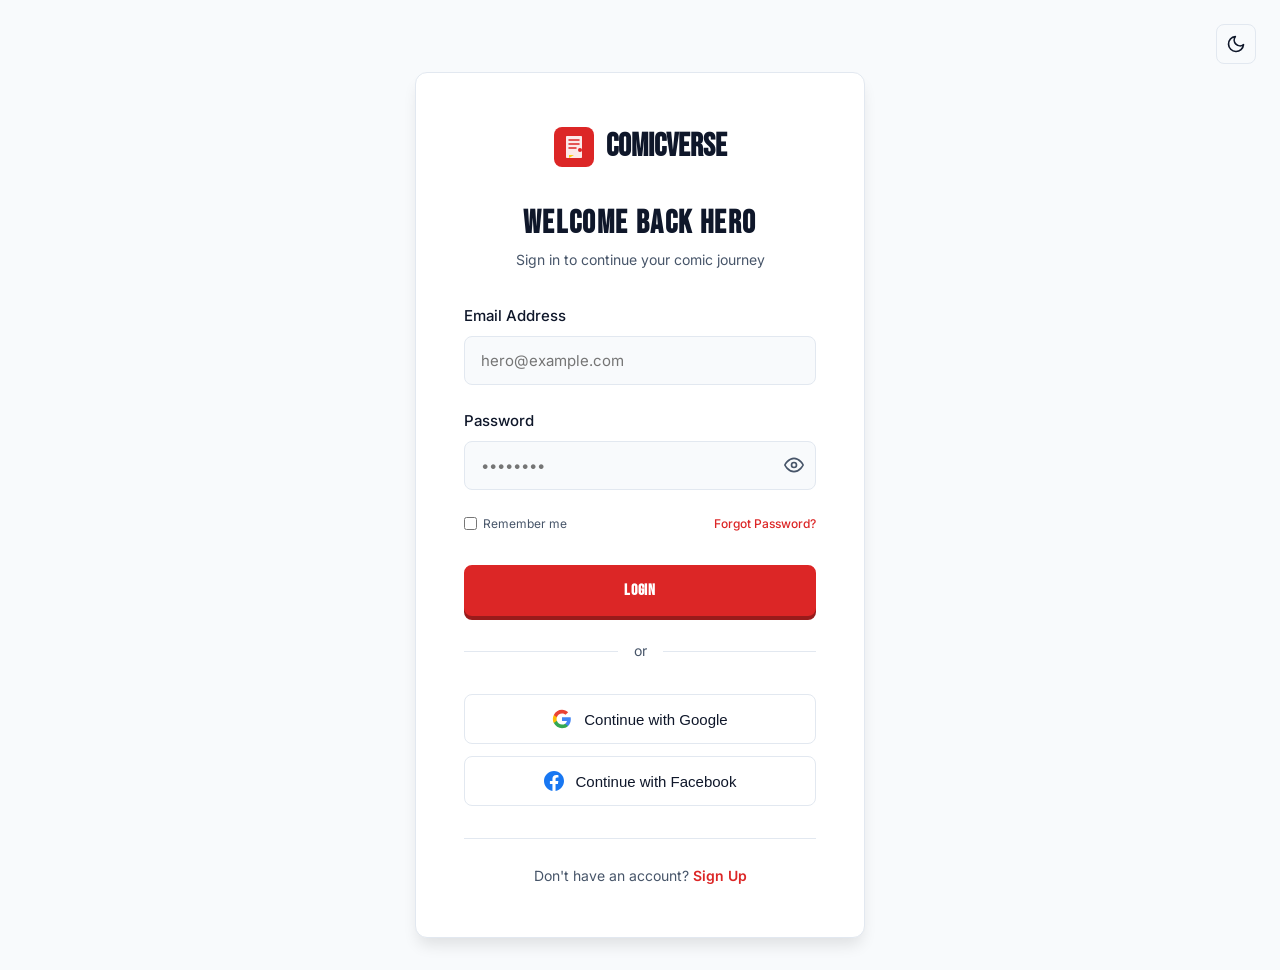
<file: login.html>
<!DOCTYPE html>
<html lang="en">

<head>
    <meta charset="UTF-8">
    <meta name="viewport" content="width=device-width, initial-scale=1.0">
    <title>Login - ComicVerse</title>
    <link rel="icon" type="image/svg+xml" href="assets/images/favicon.svg">
    <link href="https://fonts.googleapis.com/css2?family=Bebas+Neue&family=Inter:wght@400;500;600;700&display=swap"
        rel="stylesheet">
    <link rel="stylesheet" href="assets/css/style.css">
    <link rel="stylesheet" href="assets/css/dark.css">
</head>

<body>
    <div class="auth-wrapper">
        <!-- Top Right Theme Toggle -->
        <div class="auth-top-actions">
            <button id="theme-toggle" class="btn-icon" aria-label="Toggle Dark Mode">
                <span id="theme-icon">
                    <svg xmlns="http://www.w3.org/2000/svg" width="20" height="20" viewBox="0 0 24 24" fill="none"
                        stroke="currentColor" stroke-width="2" stroke-linecap="round" stroke-linejoin="round">
                        <path d="M21 12.79A9 9 0 1 1 11.21 3 7 7 0 0 0 21 12.79z"></path>
                    </svg>
                </span>
            </button>
        </div>

        <div class="auth-card">
            <!-- Logo -->
            <div style="text-align: center; margin-bottom: 2rem;">
                <a href="index.html" class="logo"
                    style="text-decoration: none; display: inline-flex; align-items: center; gap: 0.75rem; justify-content: center;">
                    <svg width="40" height="40" viewBox="0 0 40 40" fill="none" xmlns="http://www.w3.org/2000/svg"
                        style="flex-shrink: 0;">
                        <rect width="40" height="40" rx="8" fill="var(--color-primary)" />
                        <path
                            d="M12 10C12 9.44772 12.4477 9 13 9H27C27.5523 9 28 9.44772 28 10V30C28 30.5523 27.5523 31 27 31H13C12.4477 31 12 30.5523 12 30V10Z"
                            fill="white" opacity="0.9" />
                        <path d="M15 13H25M15 17H25M15 21H22" stroke="var(--color-primary)" stroke-width="1.5"
                            stroke-linecap="round" />
                        <circle cx="26" cy="23" r="2" fill="var(--color-primary)" />
                        <path d="M20 28L15 31V28H20Z" fill="var(--color-accent)" />
                    </svg>
                    <span>COMIC<span>VERSE</span></span>
                </a>
            </div>

            <!-- Heading -->
            <h2
                style="text-align: center; margin-bottom: 0.5rem; font-size: 2rem; font-weight: 700; color: var(--color-text-primary);">
                Welcome Back Hero</h2>
            <p
                style="text-align: center; margin-bottom: 2rem; color: var(--color-text-secondary); font-size: 0.875rem;">
                Sign in to continue your comic journey</p>

            <!-- Login Form -->
            <form>
                <div style="margin-bottom: 1.5rem;">
                    <label
                        style="display: block; margin-bottom: 0.5rem; font-weight: 500; color: var(--color-text-primary); font-size: 0.9375rem;">Email
                        Address</label>
                    <input type="email" class="form-control" placeholder="hero@example.com"
                        style="width: 100%; padding: 0.875rem 1rem; border: 1px solid var(--color-border); border-radius: var(--radius-sm); font-size: 0.9375rem; transition: border-color 0.2s;">
                </div>
                <div style="margin-bottom: 1.5rem;">
                    <label
                        style="display: block; margin-bottom: 0.5rem; font-weight: 500; color: var(--color-text-primary); font-size: 0.9375rem;">Password</label>
                    <div style="position: relative;">
                        <input type="password" class="form-control" placeholder="••••••••"
                            style="width: 100%; padding: 0.875rem 2.5rem 0.875rem 1rem; border: 1px solid var(--color-border); border-radius: var(--radius-sm); font-size: 0.9375rem; transition: border-color 0.2s;">
                        <button type="button" class="password-toggle"
                            style="position: absolute; right: 12px; top: 50%; transform: translateY(-50%); background: none; border: none; cursor: pointer; color: var(--color-text-secondary); display: flex; align-items: center; padding: 0;"
                            aria-label="Toggle Password Visibility">
                            <svg class="eye-icon" xmlns="http://www.w3.org/2000/svg" width="20" height="20"
                                viewBox="0 0 24 24" fill="none" stroke="currentColor" stroke-width="2"
                                stroke-linecap="round" stroke-linejoin="round">
                                <path d="M1 12s4-8 11-8 11 8 11 8-4 8-11 8-11-8-11-8z"></path>
                                <circle cx="12" cy="12" r="3"></circle>
                            </svg>
                            <svg class="eye-off-icon" xmlns="http://www.w3.org/2000/svg" width="20" height="20"
                                viewBox="0 0 24 24" fill="none" stroke="currentColor" stroke-width="2"
                                stroke-linecap="round" stroke-linejoin="round" style="display: none;">
                                <path
                                    d="M17.94 17.94A10.07 10.07 0 0 1 12 20c-7 0-11-8-11-8a18.45 18.45 0 0 1 5.06-5.94M9.9 4.24A9.12 9.12 0 0 1 12 4c7 0 11 8 11 8a18.5 18.5 0 0 1-2.16 3.19m-6.72-1.07a3 3 0 1 1-4.24-4.24">
                                </path>
                                <line x1="1" y1="1" x2="23" y2="23"></line>
                            </svg>
                        </button>
                    </div>
                </div>
                <div
                    style="display: flex; justify-content: space-between; align-items: center; margin-bottom: 2rem; font-size: 0.75rem; gap: 0.25rem;">
                    <label
                        style="display: flex; align-items: center; gap: 0.35rem; cursor: pointer; color: var(--color-text-secondary); white-space: nowrap;">
                        <input type="checkbox" style="cursor: pointer;"> Remember me
                    </label>
                    <a href="#" class="text-primary"
                        style="font-weight: 500; text-decoration: none; white-space: nowrap;">Forgot Password?</a>
                </div>
                <button type="submit" class="btn btn-primary"
                    style="width: 100%; padding: 0.875rem 1.5rem; font-size: 1rem; font-weight: 600; margin-bottom: 1.5rem;">Login</button>
            </form>

            <!-- Divider -->
            <div style="display: flex; align-items: center; margin-bottom: 2rem;">
                <div style="flex: 1; height: 1px; background: var(--color-border);"></div>
                <span style="padding: 0 1rem; color: var(--color-text-secondary); font-size: 0.875rem;">or</span>
                <div style="flex: 1; height: 1px; background: var(--color-border);"></div>
            </div>

            <!-- Social Login Buttons -->
            <div style="display: flex; flex-direction: column; gap: 0.75rem; margin-bottom: 2rem;">
                <button type="button" class="btn-social"
                    style="display: flex; align-items: center; justify-content: center; gap: 0.75rem; padding: 0.875rem 1.5rem; border: 1px solid var(--color-border); background: var(--color-surface); border-radius: var(--radius-sm); cursor: pointer; transition: all 0.2s ease; font-size: 0.9375rem; font-weight: 500; color: var(--color-text-primary);">
                    <svg width="20" height="20" viewBox="0 0 24 24" fill="none" xmlns="http://www.w3.org/2000/svg">
                        <path
                            d="M22.56 12.25c0-.78-.07-1.53-.2-2.25H12v4.26h5.92c-.26 1.37-1.04 2.53-2.21 3.31v2.77h3.57c2.08-1.92 3.28-4.74 3.28-8.09z"
                            fill="#4285F4" />
                        <path
                            d="M12 23c2.97 0 5.46-.98 7.28-2.66l-3.57-2.77c-.98.66-2.23 1.06-3.71 1.06-2.86 0-5.29-1.93-6.16-4.53H2.18v2.84C3.99 20.53 7.7 23 12 23z"
                            fill="#34A853" />
                        <path
                            d="M5.84 14.09c-.22-.66-.35-1.36-.35-2.09s.13-1.43.35-2.09V7.07H2.18C1.43 8.55 1 10.22 1 12s.43 3.45 1.18 4.93l2.85-2.22.81-.62z"
                            fill="#FBBC05" />
                        <path
                            d="M12 5.38c1.62 0 3.06.56 4.21 1.64l3.15-3.15C17.45 2.09 14.97 1 12 1 7.7 1 3.99 3.47 2.18 7.07l3.66 2.84c.87-2.6 3.3-4.53 6.16-4.53z"
                            fill="#EA4335" />
                    </svg>
                    Continue with Google
                </button>
                <button type="button" class="btn-social"
                    style="display: flex; align-items: center; justify-content: center; gap: 0.75rem; padding: 0.875rem 1.5rem; border: 1px solid var(--color-border); background: var(--color-surface); border-radius: var(--radius-sm); cursor: pointer; transition: all 0.2s ease; font-size: 0.9375rem; font-weight: 500; color: var(--color-text-primary);">
                    <svg width="20" height="20" viewBox="0 0 24 24" fill="none" xmlns="http://www.w3.org/2000/svg">
                        <path
                            d="M24 12.073c0-6.627-5.373-12-12-12s-12 5.373-12 12c0 5.99 4.388 10.954 10.125 11.854v-8.385H7.078v-3.47h3.047V9.43c0-3.007 1.792-4.669 4.533-4.669 1.312 0 2.686.235 2.686.235v2.953H15.83c-1.491 0-1.956.925-1.956 1.874v2.25h3.328l-.532 3.47h-2.796v8.385C19.612 23.027 24 18.062 24 12.073z"
                            fill="#1877F2" />
                    </svg>
                    Continue with Facebook
                </button>
            </div>

            <!-- Sign Up Link -->
            <div style="text-align: center; padding-top: 1.5rem; border-top: 1px solid var(--color-border);">
                <span style="color: var(--color-text-secondary); font-size: 0.875rem;">Don't have an account? </span>
                <a href="signup.html" class="text-primary"
                    style="font-weight: 600; text-decoration: none; font-size: 0.875rem;">Sign Up</a>
            </div>
        </div>
    </div>
    <script src="assets/js/theme-toggle.js"></script>
    <script src="assets/js/main.js"></script>
    <style>
        .btn-social:hover {
            background: var(--color-background) !important;
            border-color: var(--color-primary) !important;
            transform: translateY(-1px);
            box-shadow: var(--shadow-sm);
        }

        .form-control:focus {
            outline: none;
            border-color: var(--color-primary);
            box-shadow: 0 0 0 3px rgba(220, 38, 38, 0.1);
        }
    </style>
</body>

</html>
</file>
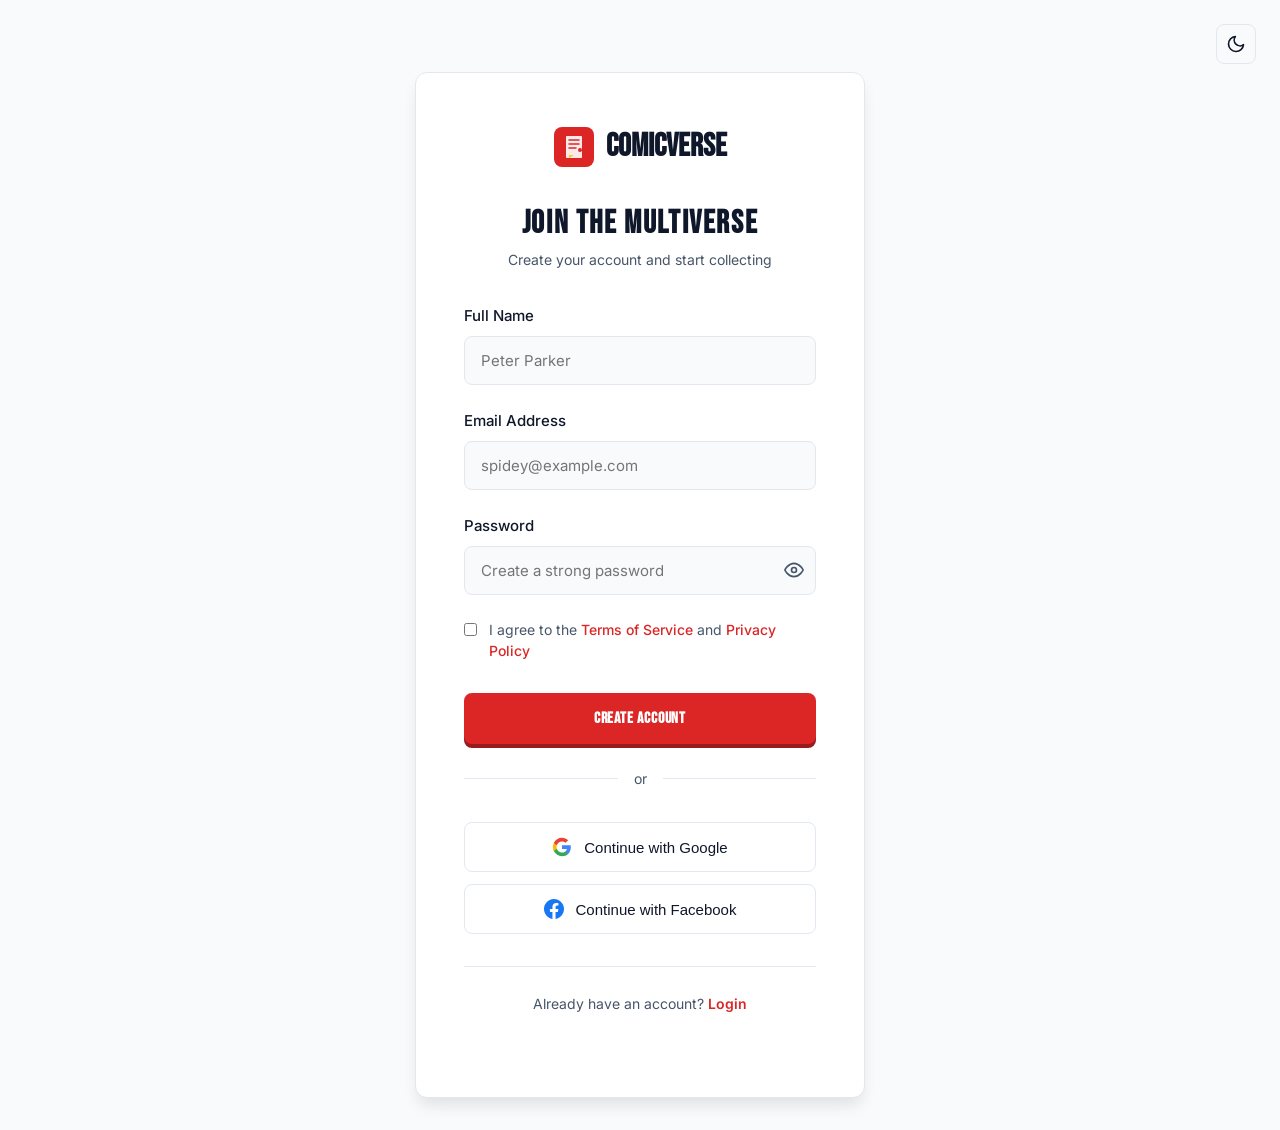
<file: signup.html>
<!DOCTYPE html>
<html lang="en">

<head>
    <meta charset="UTF-8">
    <meta name="viewport" content="width=device-width, initial-scale=1.0">
    <title>Sign Up - ComicVerse</title>
    <link rel="icon" type="image/svg+xml" href="assets/images/favicon.svg">
    <link href="https://fonts.googleapis.com/css2?family=Bebas+Neue&family=Inter:wght@400;500;600;700&display=swap"
        rel="stylesheet">
    <link rel="stylesheet" href="assets/css/style.css">
    <link rel="stylesheet" href="assets/css/dark.css">
</head>

<body>
    <div class="auth-wrapper">
        <!-- Top Right Theme Toggle -->
        <div class="auth-top-actions">
            <button id="theme-toggle" class="btn-icon" aria-label="Toggle Dark Mode">
                <span id="theme-icon">
                    <svg xmlns="http://www.w3.org/2000/svg" width="20" height="20" viewBox="0 0 24 24" fill="none"
                        stroke="currentColor" stroke-width="2" stroke-linecap="round" stroke-linejoin="round">
                        <path d="M21 12.79A9 9 0 1 1 11.21 3 7 7 0 0 0 21 12.79z"></path>
                    </svg>
                </span>
            </button>
        </div>

        <div class="auth-card">
            <!-- Logo -->
            <div style="text-align: center; margin-bottom: 2rem;">
                <a href="index.html" class="logo"
                    style="text-decoration: none; display: inline-flex; align-items: center; gap: 0.75rem; justify-content: center;">
                    <svg width="40" height="40" viewBox="0 0 40 40" fill="none" xmlns="http://www.w3.org/2000/svg"
                        style="flex-shrink: 0;">
                        <rect width="40" height="40" rx="8" fill="var(--color-primary)" />
                        <path
                            d="M12 10C12 9.44772 12.4477 9 13 9H27C27.5523 9 28 9.44772 28 10V30C28 30.5523 27.5523 31 27 31H13C12.4477 31 12 30.5523 12 30V10Z"
                            fill="white" opacity="0.9" />
                        <path d="M15 13H25M15 17H25M15 21H22" stroke="var(--color-primary)" stroke-width="1.5"
                            stroke-linecap="round" />
                        <circle cx="26" cy="23" r="2" fill="var(--color-primary)" />
                        <path d="M20 28L15 31V28H20Z" fill="var(--color-accent)" />
                    </svg>
                    <span>COMIC<span>VERSE</span></span>
                </a>
            </div>

            <!-- Heading -->
            <h2
                style="text-align: center; margin-bottom: 0.5rem; font-size: 2rem; font-weight: 700; color: var(--color-text-primary);">
                Join the Multiverse</h2>
            <p
                style="text-align: center; margin-bottom: 2rem; color: var(--color-text-secondary); font-size: 0.875rem;">
                Create your account and start collecting</p>

            <!-- Sign Up Form -->
            <form>
                <div style="margin-bottom: 1.5rem;">
                    <label
                        style="display: block; margin-bottom: 0.5rem; font-weight: 500; color: var(--color-text-primary); font-size: 0.9375rem;">Full
                        Name</label>
                    <input type="text" class="form-control" placeholder="Peter Parker"
                        style="width: 100%; padding: 0.875rem 1rem; border: 1px solid var(--color-border); border-radius: var(--radius-sm); font-size: 0.9375rem; transition: border-color 0.2s;">
                </div>
                <div style="margin-bottom: 1.5rem;">
                    <label
                        style="display: block; margin-bottom: 0.5rem; font-weight: 500; color: var(--color-text-primary); font-size: 0.9375rem;">Email
                        Address</label>
                    <input type="email" class="form-control" placeholder="spidey@example.com"
                        style="width: 100%; padding: 0.875rem 1rem; border: 1px solid var(--color-border); border-radius: var(--radius-sm); font-size: 0.9375rem; transition: border-color 0.2s;">
                </div>
                <div style="margin-bottom: 1.5rem;">
                    <label
                        style="display: block; margin-bottom: 0.5rem; font-weight: 500; color: var(--color-text-primary); font-size: 0.9375rem;">Password</label>
                    <div style="position: relative;">
                        <input type="password" class="form-control" placeholder="Create a strong password"
                            style="width: 100%; padding: 0.875rem 2.5rem 0.875rem 1rem; border: 1px solid var(--color-border); border-radius: var(--radius-sm); font-size: 0.9375rem; transition: border-color 0.2s;">
                        <button type="button" class="password-toggle"
                            style="position: absolute; right: 12px; top: 50%; transform: translateY(-50%); background: none; border: none; cursor: pointer; color: var(--color-text-secondary); display: flex; align-items: center; padding: 0;"
                            aria-label="Toggle Password Visibility">
                            <svg class="eye-icon" xmlns="http://www.w3.org/2000/svg" width="20" height="20"
                                viewBox="0 0 24 24" fill="none" stroke="currentColor" stroke-width="2"
                                stroke-linecap="round" stroke-linejoin="round">
                                <path d="M1 12s4-8 11-8 11 8 11 8-4 8-11 8-11-8-11-8z"></path>
                                <circle cx="12" cy="12" r="3"></circle>
                            </svg>
                            <svg class="eye-off-icon" xmlns="http://www.w3.org/2000/svg" width="20" height="20"
                                viewBox="0 0 24 24" fill="none" stroke="currentColor" stroke-width="2"
                                stroke-linecap="round" stroke-linejoin="round" style="display: none;">
                                <path
                                    d="M17.94 17.94A10.07 10.07 0 0 1 12 20c-7 0-11-8-11-8a18.45 18.45 0 0 1 5.06-5.94M9.9 4.24A9.12 9.12 0 0 1 12 4c7 0 11 8 11 8a18.5 18.5 0 0 1-2.16 3.19m-6.72-1.07a3 3 0 1 1-4.24-4.24">
                                </path>
                                <line x1="1" y1="1" x2="23" y2="23"></line>
                            </svg>
                        </button>
                    </div>
                </div>
                <div style="margin-bottom: 2rem;">
                    <label
                        style="display: flex; align-items: flex-start; gap: 0.75rem; cursor: pointer; font-size: 0.875rem; color: var(--color-text-secondary); line-height: 1.5;">
                        <input type="checkbox" required style="margin-top: 0.25rem; cursor: pointer; flex-shrink: 0;">
                        <span>I agree to the <a href="#" class="text-primary"
                                style="font-weight: 500; text-decoration: none;">Terms of Service</a> and <a href="#"
                                class="text-primary" style="font-weight: 500; text-decoration: none;">Privacy
                                Policy</a></span>
                    </label>
                </div>
                <button type="submit" class="btn btn-primary"
                    style="width: 100%; padding: 0.875rem 1.5rem; font-size: 1rem; font-weight: 600; margin-bottom: 1.5rem;">Create
                    Account</button>
            </form>

            <!-- Divider -->
            <div style="display: flex; align-items: center; margin-bottom: 2rem;">
                <div style="flex: 1; height: 1px; background: var(--color-border);"></div>
                <span style="padding: 0 1rem; color: var(--color-text-secondary); font-size: 0.875rem;">or</span>
                <div style="flex: 1; height: 1px; background: var(--color-border);"></div>
            </div>

            <!-- Social Login Buttons -->
            <div style="display: flex; flex-direction: column; gap: 0.75rem; margin-bottom: 2rem;">
                <button type="button" class="btn-social"
                    style="display: flex; align-items: center; justify-content: center; gap: 0.75rem; padding: 0.875rem 1.5rem; border: 1px solid var(--color-border); background: var(--color-surface); border-radius: var(--radius-sm); cursor: pointer; transition: all 0.2s ease; font-size: 0.9375rem; font-weight: 500; color: var(--color-text-primary);">
                    <svg width="20" height="20" viewBox="0 0 24 24" fill="none" xmlns="http://www.w3.org/2000/svg">
                        <path
                            d="M22.56 12.25c0-.78-.07-1.53-.2-2.25H12v4.26h5.92c-.26 1.37-1.04 2.53-2.21 3.31v2.77h3.57c2.08-1.92 3.28-4.74 3.28-8.09z"
                            fill="#4285F4" />
                        <path
                            d="M12 23c2.97 0 5.46-.98 7.28-2.66l-3.57-2.77c-.98.66-2.23 1.06-3.71 1.06-2.86 0-5.29-1.93-6.16-4.53H2.18v2.84C3.99 20.53 7.7 23 12 23z"
                            fill="#34A853" />
                        <path
                            d="M5.84 14.09c-.22-.66-.35-1.36-.35-2.09s.13-1.43.35-2.09V7.07H2.18C1.43 8.55 1 10.22 1 12s.43 3.45 1.18 4.93l2.85-2.22.81-.62z"
                            fill="#FBBC05" />
                        <path
                            d="M12 5.38c1.62 0 3.06.56 4.21 1.64l3.15-3.15C17.45 2.09 14.97 1 12 1 7.7 1 3.99 3.47 2.18 7.07l3.66 2.84c.87-2.6 3.3-4.53 6.16-4.53z"
                            fill="#EA4335" />
                    </svg>
                    Continue with Google
                </button>
                <button type="button" class="btn-social"
                    style="display: flex; align-items: center; justify-content: center; gap: 0.75rem; padding: 0.875rem 1.5rem; border: 1px solid var(--color-border); background: var(--color-surface); border-radius: var(--radius-sm); cursor: pointer; transition: all 0.2s ease; font-size: 0.9375rem; font-weight: 500; color: var(--color-text-primary);">
                    <svg width="20" height="20" viewBox="0 0 24 24" fill="none" xmlns="http://www.w3.org/2000/svg">
                        <path
                            d="M24 12.073c0-6.627-5.373-12-12-12s-12 5.373-12 12c0 5.99 4.388 10.954 10.125 11.854v-8.385H7.078v-3.47h3.047V9.43c0-3.007 1.792-4.669 4.533-4.669 1.312 0 2.686.235 2.686.235v2.953H15.83c-1.491 0-1.956.925-1.956 1.874v2.25h3.328l-.532 3.47h-2.796v8.385C19.612 23.027 24 18.062 24 12.073z"
                            fill="#1877F2" />
                    </svg>
                    Continue with Facebook
                </button>
            </div>
            <div style="margin-bottom: 2rem;">


                <!-- Login Link -->
                <div style="text-align: center; padding-top: 1.5rem; border-top: 1px solid var(--color-border);">
                    <span style="color: var(--color-text-secondary); font-size: 0.875rem;">Already have an account?
                    </span>
                    <a href="login.html" class="text-primary"
                        style="font-weight: 600; text-decoration: none; font-size: 0.875rem;">Login</a>
                </div>
            </div>
        </div>
        <script src="assets/js/theme-toggle.js"></script>
        <script src="assets/js/main.js"></script>
        <style>
            .btn-social:hover {
                background: var(--color-background) !important;
                border-color: var(--color-primary) !important;
                transform: translateY(-1px);
                box-shadow: var(--shadow-sm);
            }

            .form-control:focus {
                outline: none;
                border-color: var(--color-primary);
                box-shadow: 0 0 0 3px rgba(220, 38, 38, 0.1);
            }
        </style>
</body>

</html>
</file>
<file: assets/css/style.css>
/* 
 * Comic Book Store - Main Stylesheet
 * Version: 1.0.0
 */

:root {
    /* Color Palette - Light Mode */
    --color-primary: #DC2626;
    /* Comic Red */
    --color-secondary: #2563EB;
    /* Hero Blue */
    --color-accent: #FACC15;
    /* Yellow Pop */
    --color-background: #F8FAFC;
    --color-surface: #FFFFFF;
    --color-text-primary: #0F172A;
    --color-text-secondary: #475569;
    --color-border: #E2E8F0;

    /* Typography */
    --font-heading: 'Bebas Neue', display, sans-serif;
    --font-body: 'Inter', sans-serif;

    /* Spacing & Layout */
    --container-width: 1280px;
    --header-height: 80px;
    --radius-sm: 8px;
    --radius-md: 12px;
    --radius-lg: 24px;

    /* Shadows */
    --shadow-sm: 0 1px 2px 0 rgb(0 0 0 / 0.05);
    --shadow-md: 0 4px 6px -1px rgb(0 0 0 / 0.1);
    --shadow-lg: 0 10px 15px -3px rgb(0 0 0 / 0.1);
    --shadow-comic: 4px 4px 0px 0px var(--color-primary);
    /* Comic style hard shadow for accents */
}

/* Reset & Base */
*,
*::before,
*::after {
    box-sizing: border-box;
    margin: 0;
    padding: 0;
}

html {
    scroll-behavior: smooth;
    font-size: 16px;
}

body {
    background-color: var(--color-background);
    color: var(--color-text-primary);
    font-family: var(--font-body);
    line-height: 1.6;
    -webkit-font-smoothing: antialiased;
    transition: background-color 0.3s ease, color 0.3s ease;
    overflow-x: hidden;
}

h1,
h2,
h3,
h4,
h5,
h6 {
    font-family: var(--font-heading);
    letter-spacing: 0.05em;
    line-height: 1.1;
    margin-bottom: 1rem;
    text-transform: uppercase;
}

a {
    text-decoration: none;
    color: inherit;
    transition: color 0.2s ease;
}

img {
    max-width: 100%;
    height: auto;
    display: block;
}

ul {
    list-style: none;
}

/* Utilities */
.container {
    width: 100%;
    max-width: var(--container-width);
    margin: 0 auto;
    padding: 0 1.5rem;
}

.text-primary {
    color: var(--color-primary) !important;
}

.text-center {
    text-align: center !important;
}

.text-secondary {
    color: var(--color-secondary) !important;
}

.text-accent {
    color: var(--color-accent) !important;
}

.bg-surface {
    background-color: var(--color-surface);
}

/* Buttons */
.btn {
    display: inline-flex;
    align-items: center;
    justify-content: center;
    padding: 0.75rem 1.5rem;
    font-family: var(--font-heading);
    font-size: 1.25rem;
    letter-spacing: 0.05em;
    text-transform: uppercase;
    border-radius: var(--radius-sm);
    transition: all 0.3s cubic-bezier(0.4, 0, 0.2, 1);
    cursor: pointer;
    border: 2px solid transparent;
}

.btn-primary {
    background-color: var(--color-primary);
    color: white;
    border-color: var(--color-primary);
    box-shadow: 0 4px 0 0 #991B1B;
    /* Darker red */
}

.btn-primary:hover {
    background-color: #B91C1C;
    border-color: #B91C1C;
    box-shadow: 0 4px 0 0 #7F1D1D;
}

.btn-primary:active {
    transform: translateY(4px);
    box-shadow: none;
}

.btn-secondary {
    background-color: var(--color-secondary);
    color: white;
    border-color: var(--color-secondary);
}

.btn-secondary:hover {
    background-color: #1D4ED8;
    border-color: #1D4ED8;
}

.btn:focus-visible {
    outline: 3px solid var(--color-accent);
    outline-offset: 2px;
}

.btn-outline {
    background-color: transparent;
    border-color: var(--color-text-primary);
    color: var(--color-text-primary);
}

.btn-outline:hover {
    background-color: var(--color-text-primary);
    color: var(--color-background);
}

.btn-outline-white {
    background-color: transparent;
    border-color: #FFFFFF;
    color: #FFFFFF;
}

.btn-outline-white:hover {
    background-color: #FFFFFF;
    color: var(--color-primary);
    border-color: #FFFFFF;
}

/* Header & Navbar */
.navbar {
    height: var(--header-height);
    background-color: var(--color-surface);
    border-bottom: 1px solid var(--color-border);
    position: sticky;
    top: 0;
    z-index: 1000;
    transition: background-color 0.3s ease, border-color 0.3s ease;
}

.nav-container {
    height: 100%;
    display: flex;
    align-items: center;
    justify-content: space-between;
}

.logo {
    font-family: var(--font-heading);
    font-size: 2rem;
    font-weight: 700;
    color: var(--color-primary);
}

.logo span {
    color: var(--color-text-primary);
}

.nav-links {
    display: flex;
    gap: 2rem;
    align-items: center;
}

.nav-link {
    font-weight: 500;
    font-size: 1rem;
    color: var(--color-text-primary);
    position: relative;
    padding-bottom: 0.25rem;
}

.nav-link:hover {
    color: var(--color-primary);
}

.nav-link.active {
    color: var(--color-primary);
}

.nav-link.active::after {
    content: '';
    position: absolute;
    bottom: 0;
    left: 0;
    right: 0;
    height: 2px;
    background-color: var(--color-primary);
}

/* Dropdown Menu - Added */
.dropdown {
    position: relative;
    padding: 1rem 0;
    /* Add padding to increase hover area */
}

.dropdown-menu {
    position: absolute;
    top: 100%;
    left: 0;
    background-color: var(--color-surface);
    min-width: 200px;
    box-shadow: var(--shadow-lg);
    border: 1px solid var(--color-border);
    border-radius: var(--radius-sm);
    padding: 0.5rem 0;
    opacity: 0;
    visibility: hidden;
    transform: translateY(10px);
    transition: all 0.2s ease;
    z-index: 1001;
    /* Ensure on top */
}

.dropdown:hover .dropdown-menu {
    opacity: 1;
    visibility: visible;
    transform: translateY(0);
}

.dropdown-item {
    display: block;
    padding: 0.75rem 1.5rem;
    color: var(--color-text-primary);
    font-weight: 500;
    transition: background-color 0.2s;
}

.dropdown-item:hover {
    background-color: var(--color-background);
    color: var(--color-primary);
}

.nav-actions {
    display: flex;
    align-items: center;
    gap: 1rem;
}

/* Icon Buttons */
.btn-icon {
    display: flex;
    align-items: center;
    justify-content: center;
    width: 40px;
    height: 40px;
    padding: 0;
    background: transparent;
    border: 1px solid var(--color-border);
    border-radius: var(--radius-sm);
    color: var(--color-text-primary);
    cursor: pointer;
    transition: all 0.2s ease;
    text-decoration: none;
}

.btn-icon:hover {
    background: var(--color-background);
    border-color: var(--color-primary);
    color: var(--color-primary);
    transform: translateY(-1px);
    box-shadow: var(--shadow-sm);
}

/* Theme Toggle Button - Enhanced Design */
#theme-toggle {
    position: relative;
    overflow: hidden;
}

#theme-toggle::before {
    content: '';
    position: absolute;
    top: 50%;
    left: 50%;
    width: 0;
    height: 0;
    border-radius: 50%;
    background: var(--color-primary);
    opacity: 0;
    transform: translate(-50%, -50%);
    transition: width 0.3s ease, height 0.3s ease, opacity 0.3s ease;
}

#theme-toggle:hover::before {
    width: 100%;
    height: 100%;
    opacity: 0.1;
}

#theme-toggle #theme-icon {
    position: relative;
    z-index: 1;
    display: flex;
    align-items: center;
    justify-content: center;
}

#theme-toggle #theme-icon svg {
    transition: transform 0.3s ease;
}

#theme-toggle:hover #theme-icon svg {
    transform: rotate(15deg);
}

/* Glassmorphism Classes (Restricted use) */
.glass-panel {
    background: rgba(255, 255, 255, 0.08);
    /* Fallback */
    backdrop-filter: blur(12px);
    -webkit-backdrop-filter: blur(12px);
    border: 1px solid rgba(255, 255, 255, 0.1);
}

/* Cards (Product / Comic) */
.comic-card {
    background: var(--color-surface);
    border-radius: var(--radius-md);
    overflow: hidden;
    border: 1px solid var(--color-border);
    transition: transform 0.3s ease, box-shadow 0.3s ease;
    height: 100%;
    display: flex;
    flex-direction: column;
}

.comic-card:hover {
    transform: translateY(-8px);
    box-shadow: var(--shadow-lg);
}

.comic-image-wrapper {
    position: relative;
    overflow: hidden;
    padding-top: 150%;
    /* 2:3 aspect ratio standardized */
}

.comic-image {
    position: absolute;
    top: 0;
    left: 0;
    width: 100%;
    height: 100%;
    object-fit: cover;
    transition: transform 0.5s ease;
}

.comic-card:hover .comic-image {
    transform: scale(1.05);
}

.comic-content {
    padding: 1.5rem;
    flex-grow: 1;
    display: flex;
    flex-direction: column;
}

.comic-category {
    color: var(--color-secondary);
    font-size: 0.875rem;
    font-weight: 600;
    margin-bottom: 0.5rem;
    text-transform: uppercase;
}

.comic-title {
    font-family: var(--font-heading);
    font-size: 1.5rem;
    margin-bottom: 0.5rem;
    color: var(--color-text-primary);
}

.comic-price {
    font-weight: 700;
    font-size: 1.25rem;
    color: var(--color-primary);
    margin-top: auto;
}

/* Hero Section */
.hero {
    position: relative;
    padding: 6rem 0;
    overflow: hidden;
    min-height: 80vh;
    display: flex;
    align-items: center;
}

.hero-content {
    max-width: 600px;
    z-index: 2;
}

.hero h1 {
    font-size: 5rem;
    line-height: 0.9;
    margin-bottom: 1.5rem;
    text-shadow: 2px 2px 0px var(--color-background);
}

.hero p {
    font-size: 1.25rem;
    color: var(--color-text-secondary);
    margin-bottom: 2rem;
}

/* Page Hero (Inner Pages) */
.page-hero {
    position: relative;
    padding: 5rem 0;
    background-color: #0F172A; /* Dark slate */
    color: #FFFFFF;
    text-align: center;
    overflow: hidden;
}

.page-hero::before {
    content: '';
    position: absolute;
    inset: 0;
    background: radial-gradient(circle, rgba(220, 38, 38, 0.18) 0%, transparent 80%),
                linear-gradient(180deg, rgba(15, 23, 42, 0.65) 0%, #0F172A 100%);
    z-index: 1;
}

.page-hero-bg {
    position: absolute;
    inset: 0;
    background-size: cover;
    background-position: center;
    opacity: 0.15;
    z-index: 0;
    transform: scale(1.05);
    filter: blur(1px);
    transition: transform 0.6s cubic-bezier(0.4, 0, 0.2, 1);
}

.page-hero:hover .page-hero-bg {
    transform: scale(1);
}

.page-hero-content {
    position: relative;
    z-index: 2;
    max-width: 800px;
    margin: 0 auto;
}

.page-hero h1 {
    font-size: 4rem;
    margin-bottom: 0.75rem;
    color: #FFFFFF;
    text-shadow: 2px 2px 0px var(--color-primary);
}

.page-hero p {
    font-size: 1.15rem;
    color: #94A3B8; /* Slate-400 */
    max-width: 600px;
    margin: 0 auto 1.5rem;
}

.breadcrumbs {
    display: flex;
    justify-content: center;
    align-items: center;
    gap: 0.5rem;
    font-size: 0.875rem;
    font-weight: 600;
    color: #94A3B8;
    text-transform: uppercase;
    letter-spacing: 0.08em;
}

.breadcrumbs a {
    color: #F8FAFC;
    transition: color 0.2s ease;
}

.breadcrumbs a:hover {
    color: var(--color-primary);
}

.breadcrumbs span.separator {
    color: var(--color-primary);
}

/* Footer */
.footer {
    background-color: var(--color-surface);
    padding: 4rem 0 2rem;
    border-top: 1px solid var(--color-border);
    margin-top: auto;
}

.footer-grid {
    display: grid;
    grid-template-columns: 2fr 1fr 1fr 1.5fr;
    gap: 3rem;
    margin-bottom: 3rem;
}

.footer-logo {
    font-family: var(--font-heading);
    font-size: 1.5rem;
    color: var(--color-primary);
    margin-bottom: 1rem;
}

.footer-heading {
    font-size: 1.125rem;
    font-weight: 600;
    margin-bottom: 1.5rem;
}

.footer-links li {
    margin-bottom: 0.75rem;
}

.footer-links a {
    color: var(--color-text-secondary);
}

.footer-links a:hover {
    color: var(--color-primary);
}

/* Forms */
.form-control {
    width: 100%;
    padding: 0.875rem 1rem;
    border: 1px solid var(--color-border);
    border-radius: var(--radius-sm);
    background: var(--color-background);
    color: var(--color-text-primary);
    font-family: var(--font-body);
    transition: border-color 0.2s;
}

.form-control:focus {
    outline: none;
    border-color: var(--color-secondary);
    box-shadow: 0 0 0 3px rgba(37, 99, 235, 0.1);
}

/* Auth Pages */
.auth-wrapper {
    min-height: 100vh;
    display: flex;
    flex-direction: column;
    align-items: center;
    justify-content: center;
    padding: 4.5rem 1.5rem 2rem 1.5rem;
    background-color: var(--color-background);
    position: relative;
}

.auth-top-actions {
    position: absolute;
    top: 1.5rem;
    right: 1.5rem;
    z-index: 100;
}

.auth-card {
    background: var(--color-surface);
    padding: 3rem;
    width: 100%;
    max-width: 450px;
    border-radius: var(--radius-md);
    box-shadow: var(--shadow-lg);
    border: 1px solid var(--color-border);
}

/* Mobile Menu Toggle Button */
.mobile-toggle {
    display: none;
    background: none;
    border: none;
    font-size: 1.5rem;
    color: var(--color-text-primary);
    cursor: pointer;
    padding: 0.5rem;
    z-index: 1002;
}

.mobile-toggle:hover {
    color: var(--color-primary);
}

/* Responsive adjustments */
@media (max-width: 1024px) {

    /* Tablet and below */
    .mobile-toggle {
        display: block;
    }

    .navbar .nav-links {
        position: fixed;
        top: var(--header-height);
        left: 0;
        right: 0;
        background-color: var(--color-surface);
        border-bottom: 1px solid var(--color-border);
        flex-direction: column;
        align-items: flex-start;
        padding: 2rem 1.5rem;
        gap: 0;
        box-shadow: var(--shadow-lg);
        transform: translateY(-100%);
        opacity: 0;
        visibility: hidden;
        transition: transform 0.3s ease, opacity 0.3s ease, visibility 0.3s ease;
        z-index: 1001;
        max-height: calc(100vh - var(--header-height));
        overflow-y: auto;
    }

    .navbar .nav-links.active {
        transform: translateY(0);
        opacity: 1;
        visibility: visible;
    }

    .navbar .nav-links .nav-link {
        width: 100%;
        padding: 1rem 0;
        border-bottom: 1px solid var(--color-border);
        display: block;
    }

    .navbar .nav-links .nav-link:last-child {
        border-bottom: none;
    }

    /* Keep theme toggle and cart visible, hide Login and Sign Up on mobile */
    .navbar .nav-actions .nav-link,
    .navbar .nav-actions .btn {
        display: none;
    }

    .navbar .nav-actions .btn-icon {
        display: flex;
    }

    /* Dropdown menu adjustments for mobile */
    .dropdown {
        width: 100%;
    }

    .dropdown-menu {
        position: static;
        opacity: 1;
        visibility: visible;
        transform: none;
        box-shadow: none;
        border: none;
        border-top: 1px solid var(--color-border);
        margin-top: 0.5rem;
        padding-left: 1rem;
        display: none;
    }

    .dropdown.active .dropdown-menu {
        display: block;
    }

    .dropdown .nav-link {
        display: flex;
        justify-content: space-between;
        align-items: center;
    }
}

@media (max-width: 768px) {
    .hero h1 {
        font-size: 3rem;
    }

    .footer-grid {
        grid-template-columns: 1fr;
        gap: 2rem;
    }

    .navbar .nav-actions {
        gap: 0.5rem;
    }

    .auth-wrapper {
        padding: 4.5rem 1rem 2rem 1rem;
    }

    .auth-top-actions {
        top: 1.25rem;
        right: 1.25rem;
    }
}

@media (max-width: 480px) {
    .auth-wrapper {
        padding: 4.5rem 0.875rem 2rem 0.875rem;
    }

    .auth-card {
        padding: 2rem 1.25rem;
    }

    .auth-top-actions {
        top: 1rem;
        right: 1rem;
    }
}

/* Artist Spotlight Responsive Fixes */
.artist-spotlight-card {
    padding: 3rem;
}

.artist-spotlight-content {
    padding-left: 2rem;
}

.artist-spotlight-content h2 {
    font-size: 3rem;
    margin-top: 0.5rem;
}

.artist-spotlight-buttons {
    display: flex;
    gap: 1rem;
}

@media (max-width: 991px) {
    .artist-spotlight-content {
        padding-left: 0;
        margin-top: 1rem;
    }
}

@media (max-width: 768px) {
    .artist-spotlight-card {
        padding: 2rem 1.5rem;
    }
    
    .artist-spotlight-content h2 {
        font-size: 2.25rem;
    }
}

@media (max-width: 480px) {
    .artist-spotlight-buttons {
        flex-direction: column;
        width: 100%;
        gap: 0.75rem;
    }
    
    .artist-spotlight-buttons .btn {
        width: 100%;
    }
}

/* FAQ Section Styling */
.faq-section {
    padding: 5rem 0;
    background: var(--color-background);
}

.faq-header {
    text-align: center;
    max-width: 650px;
    margin: 0 auto 3rem;
}

.faq-header h2 {
    font-size: 2.25rem;
    font-weight: 700;
    margin-bottom: 0.75rem;
    color: var(--color-text-primary);
}

.faq-header p {
    color: var(--color-text-secondary);
    font-size: 1rem;
}

.faq-container {
    max-width: 850px;
    margin: 0 auto;
    display: flex;
    flex-direction: column;
    gap: 1rem;
}

.faq-item {
    background: var(--color-surface);
    border: 1px solid var(--color-border);
    border-radius: var(--radius-md);
    overflow: hidden;
    transition: border-color 0.3s ease, box-shadow 0.3s ease;
}

.faq-item:hover {
    border-color: var(--color-primary);
}

.faq-item.active {
    border-color: var(--color-primary);
    box-shadow: var(--shadow-sm);
}

.faq-question {
    width: 100%;
    padding: 1.25rem 1.5rem;
    display: flex;
    align-items: center;
    justify-content: space-between;
    gap: 1rem;
    background: transparent;
    border: none;
    cursor: pointer;
    text-align: left;
    font-family: var(--font-body);
    font-size: 1.05rem;
    font-weight: 600;
    color: var(--color-text-primary);
    transition: color 0.2s ease;
}

.faq-question:hover {
    color: var(--color-primary);
}

.faq-icon {
    display: flex;
    align-items: center;
    justify-content: center;
    width: 32px;
    height: 32px;
    border-radius: 50%;
    background: var(--color-background);
    border: 1px solid var(--color-border);
    color: var(--color-text-primary);
    flex-shrink: 0;
    transition: transform 0.3s ease, background-color 0.3s ease, border-color 0.3s ease, color 0.3s ease;
}

.faq-item.active .faq-icon {
    transform: rotate(180deg);
    background: var(--color-primary);
    border-color: var(--color-primary);
    color: white;
}

.faq-answer {
    max-height: 0;
    overflow: hidden;
    transition: max-height 0.35s ease, padding 0.35s ease;
    padding: 0 1.5rem;
    color: var(--color-text-secondary);
    font-size: 0.95rem;
    line-height: 1.6;
}

.faq-item.active .faq-answer {
    max-height: 500px;
    padding: 0 1.5rem 1.25rem 1.5rem;
}
</file>
<file: assets/css/dark.css>
/* 
 * Comic Book Store - Dark Mode Styles
 * Version: 1.0.0
 */

body.dark-mode {
    --color-background: #020617;
    --color-surface: #0f172a;
    /* Slightly lighter than bg for contrast, or use glass */
    --color-text-primary: #F8FAFC;
    --color-text-secondary: #CBD5E1;
    --color-border: #1e293b;
    --shadow-sm: 0 1px 2px 0 rgb(0 0 0 / 0.5);
    --shadow-md: 0 4px 6px -1px rgb(0 0 0 / 0.5);
    --shadow-lg: 0 10px 15px -3px rgb(0 0 0 / 0.5);
}

/* Specific overrides for Dark Mode */
body.dark-mode .comic-card {
    background: rgba(255, 255, 255, 0.03);
    border-color: rgba(255, 255, 255, 0.1);
}

body.dark-mode .btn-outline {
    border-color: var(--color-text-primary);
    color: var(--color-text-primary);
}

body.dark-mode .btn-outline:hover {
    background-color: var(--color-text-primary);
    color: var(--color-background);
}

body.dark-mode .glass-panel {
    background: rgba(0, 0, 0, 0.4);
    border: 1px solid rgba(255, 255, 255, 0.05);
}

body.dark-mode .form-control {
    background-color: rgba(255, 255, 255, 0.05);
    border-color: rgba(255, 255, 255, 0.1);
    color: var(--color-text-primary);
}

body.dark-mode .form-control option {
    background-color: var(--color-surface);
    color: var(--color-text-primary);
}

body.dark-mode .form-control:focus {
    border-color: var(--color-secondary);
}

/* Footer brand name white in dark mode */
body.dark-mode .footer-logo span {
    color: #FFFFFF !important;
}

body.dark-mode .footer-logo span span {
    color: #FFFFFF !important;
}

/* Theme toggle button in dark mode */
body.dark-mode #theme-toggle {
    border-color: var(--color-border);
    color: var(--color-text-primary);
    background: rgba(255, 255, 255, 0.05);
}

body.dark-mode #theme-toggle:hover {
    background: rgba(255, 255, 255, 0.1);
    border-color: var(--color-primary);
    color: var(--color-primary);
}

body.dark-mode #theme-icon {
    color: var(--color-text-primary);
}

body.dark-mode #theme-icon svg {
    stroke: var(--color-text-primary);
}

/* Ensure images have slight opacity shift if overly bright? Optional. */
</file>
